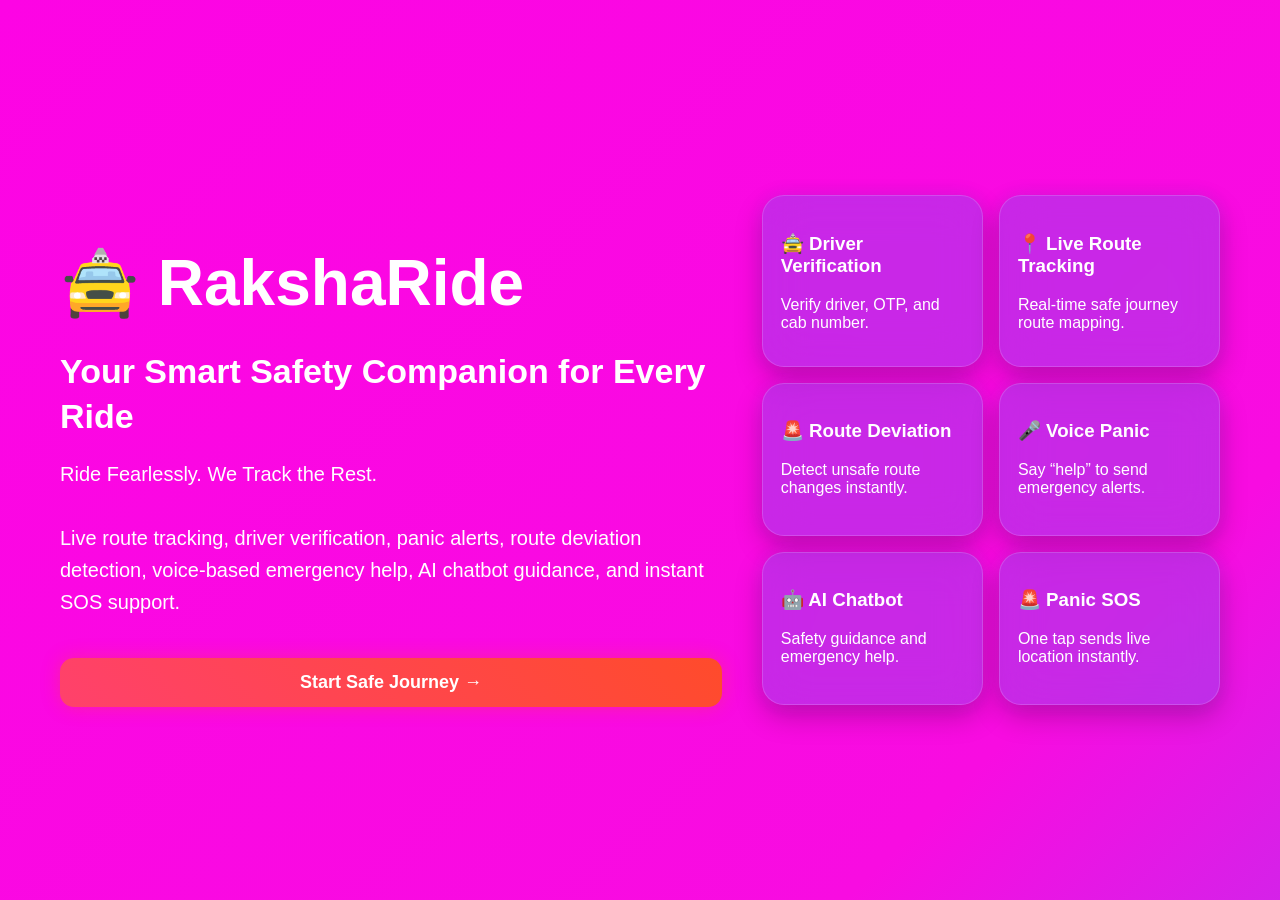
<file: index.html>
<!DOCTYPE html>
<html lang="en">
<head>
    <meta charset="UTF-8">
    <meta name="viewport" content="width=device-width, initial-scale=1.0">
    <title>RakshaRide - Smart Women Safety</title>
    <link rel="stylesheet" href="style.css">
</head>
<body class="homePage">

   

    <!-- Overlay -->
    <div class="videoOverlay"></div>

    <!-- Hero -->
    <section class="heroLayout">

        <!-- LEFT -->
        <div class="heroLeft">
            <h1>🚖 RakshaRide</h1>
            <h2>Your Smart Safety Companion for Every Ride</h2>

            <p class="heroText">
                Ride Fearlessly. We Track the Rest.<br><br>
                Live route tracking, driver verification, panic alerts,
                route deviation detection, voice-based emergency help,
                AI chatbot guidance, and instant SOS support.
            </p>

            <button onclick="window.location.href='booking.html'" class="startBtn">
                Start Safe Journey →
            </button>
        </div>

        <!-- RIGHT -->
        <div class="heroRight">
            <div class="featureCard">
                <h3>🚖 Driver Verification</h3>
                <p>Verify driver, OTP, and cab number.</p>
            </div>

            <div class="featureCard">
                <h3>📍 Live Route Tracking</h3>
                <p>Real-time safe journey route mapping.</p>
            </div>

            <div class="featureCard">
                <h3>🚨 Route Deviation</h3>
                <p>Detect unsafe route changes instantly.</p>
            </div>

            <div class="featureCard">
                <h3>🎤 Voice Panic</h3>
                <p>Say “help” to send emergency alerts.</p>
            </div>

            <div class="featureCard">
                <h3>🤖 AI Chatbot</h3>
                <p>Safety guidance and emergency help.</p>
            </div>

            <div class="featureCard sosCard">
                <h3>🚨 Panic SOS</h3>
                <p>One tap sends live location instantly.</p>
            </div>
        </div>

    </section>
</body>
</html>
</file>
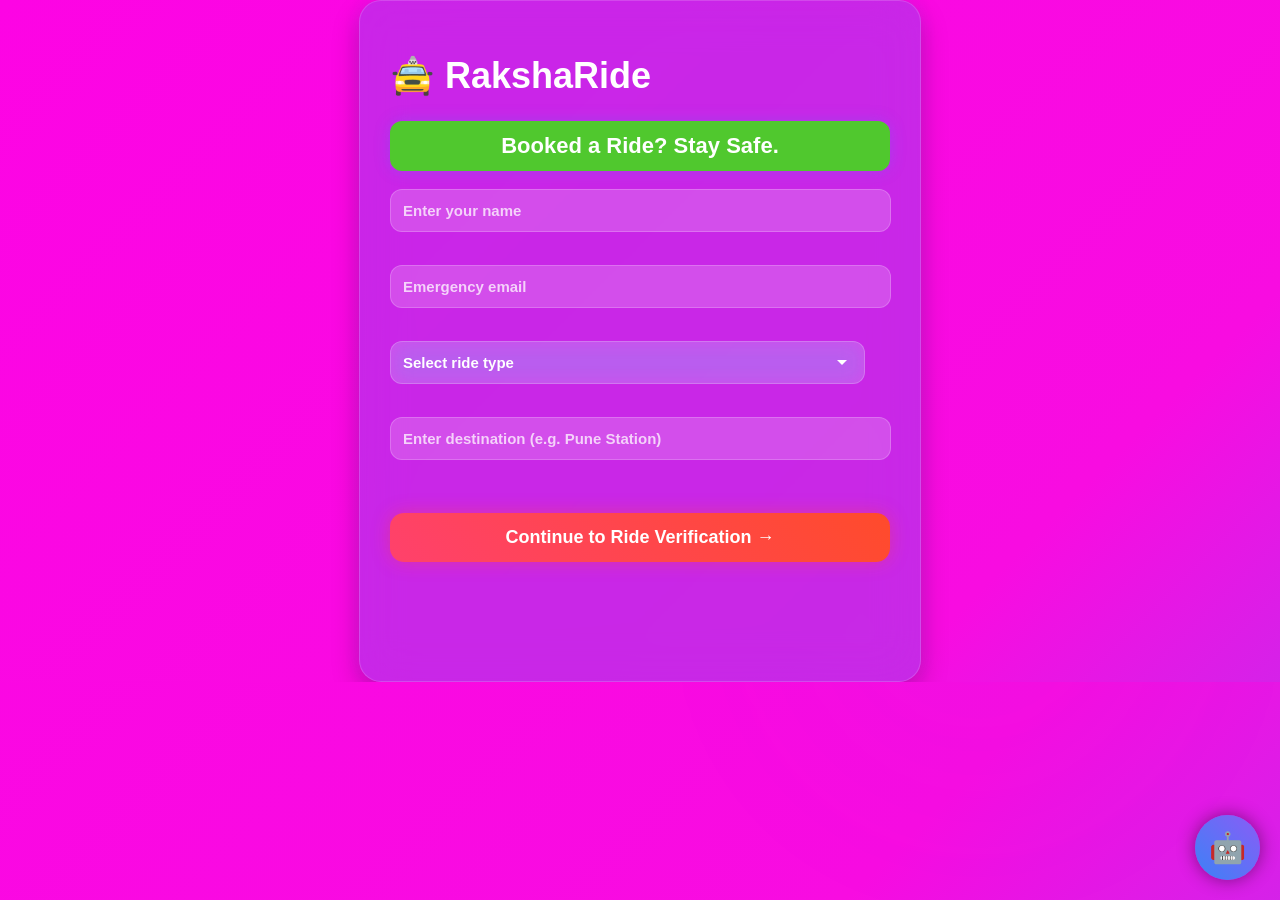
<file: booking.html>
<!DOCTYPE html>
<html lang="en">
<head>
    <meta charset="UTF-8" />
    <meta name="viewport" content="width=device-width, initial-scale=1.0" />
    <title>RakshaRide - Smart Women Safety Ride System</title>
    <link rel="stylesheet" href="style.css" />
</head>
<body>

  

    <!-- 🌑 Overlay -->
    <div class="overlay"></div>
     
    <!-- 🚖 Main Booking Card -->
    <div class="card">
        <h1 class="brandTitle">🚖 RakshaRide</h1>
        <h2 class="mainHeading">Booked a Ride? Stay Safe.</h2>
       

        <input type="text" id="userName" placeholder="Enter your name" /><br><br>
        <input type="email" id="emergencyemail" placeholder="Emergency email" /><br><br>

         <select id="travelMode">
            <option value="">Select ride type</option>
            <option value="cab">Cab</option>
            <option value="auto">Auto</option>
            <option value="bike">Bike Taxi</option>
        </select><br><br>

        <input type="text" id="destination" placeholder="Enter destination (e.g. Pune Station)" /><br><br>  

        <button onclick="startJourney()">Continue to Ride Verification →</button>
    </div>

    <!-- 💬 Floating Chatbot -->
    <div id="chatbotIcon" onclick="toggleChat()">🤖</div>

    <div id="chatbox">
        <div id="chatHeader">🤖 Safety Assistant</div>
        <div id="chatMessages"></div>
        <div id="chatInputArea">
            <input
                type="text"
                id="userMessage"
                placeholder="Ask for safety help..."
            />
            <button onclick="sendMessage()">Send</button>
        </div>
    </div>

    <script src="script.js"></script>
</body>
</html>
</file>
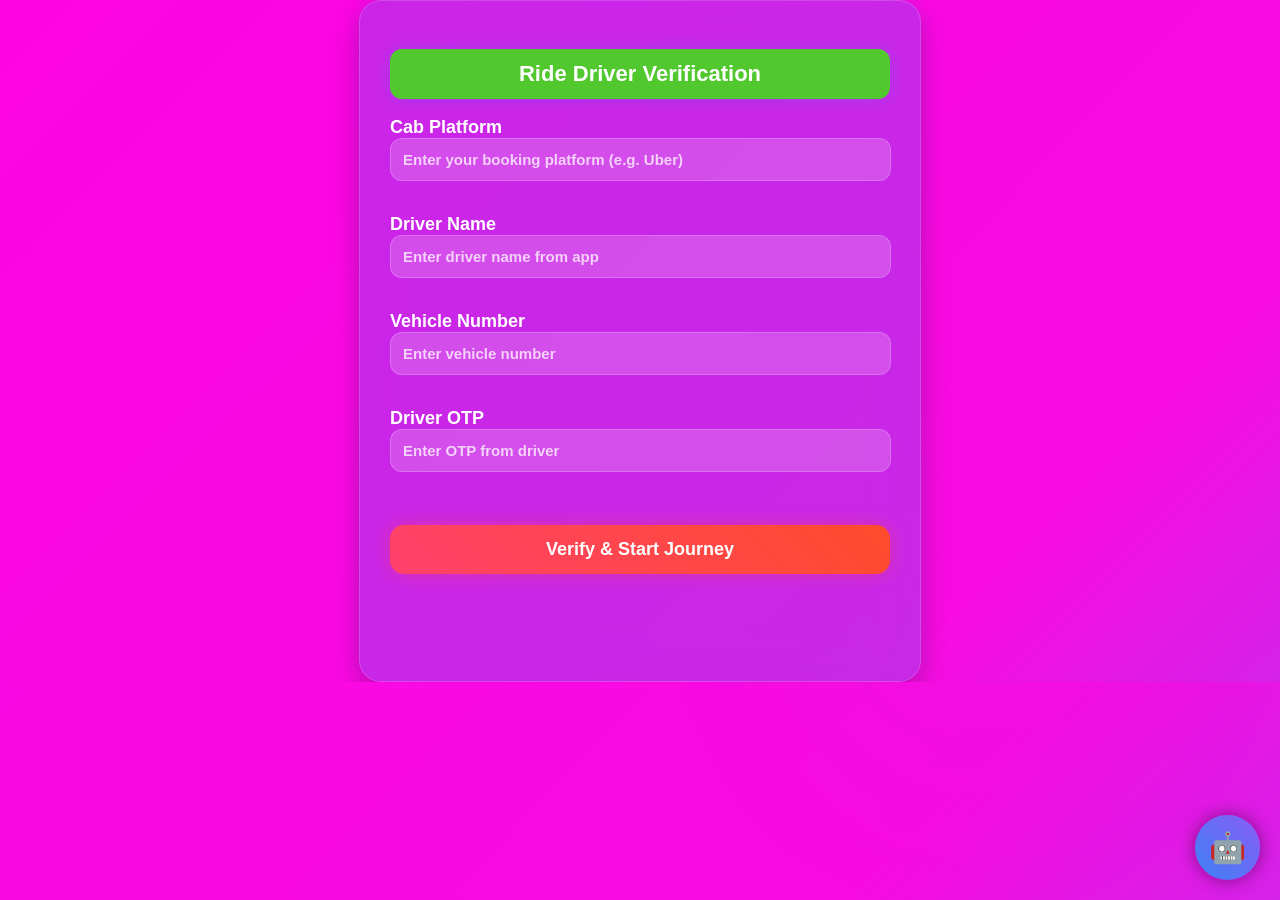
<file: verify.html>
<!DOCTYPE html>
<html lang="en">
<head>
    <meta charset="UTF-8">
    <meta name="viewport" content="width=device-width, initial-scale=1.0">
    <title>Verify Ride</title>
    <link rel="stylesheet" href="style.css">
</head>
<body>
  
    <div class="card centerCard">
        <h2 class="sectionHeading">Ride Driver Verification</h2>

        <label>Cab Platform</label>
        <input type="text" id="bookingPlatform" placeholder="Enter your booking platform (e.g. Uber)">
        <br><br>

        <label>Driver Name</label>
        <input type="text" id="driverName" placeholder="Enter driver name from app">
        <br><br>

        <label>Vehicle Number</label>
        <input type="text" id="vehicleNumber" placeholder="Enter vehicle number">
        <br><br>

        <label>Driver OTP</label>
        <input type="text" id="otp" placeholder="Enter OTP from driver">
        <br><br>

        <button onclick="verifyRide()">Verify & Start Journey</button>
    </div>
      <!-- 💬 Floating Chatbot -->
    <div id="chatbotIcon" onclick="toggleChat()">🤖</div>

    <div id="chatbox">
        <div id="chatHeader">🤖 Safety Assistant</div>
        <div id="chatMessages"></div>
        <div id="chatInputArea">
            <input
                type="text"
                id="userMessage"
                placeholder="Ask for safety help..."
            />
            <button onclick="sendMessage()">Send</button>
        </div>
    </div>
    <script src="script.js"></script>
</body>
</html>
</file>
<file: style.css>
/* ================= WOMEN SAFETY PREMIUM GRADIENT ================= */
html, body {
    margin: 0;
    padding: 0;
    min-height: 100%;
    font-family: 'Segoe UI', sans-serif;
    overflow-x: hidden;
    overflow-y: auto;
    position: relative;
    color: white;

    background: linear-gradient(
        -45deg,
        #0beb47,
        #0bfcb3eb,
        #0cbeeb,
        #6c63ff,
        #f80ce1,
        #fd04e4
    );
    background-size: 400% 400%;
    animation: womenSafetyFlow 14s ease infinite;
}

@keyframes womenSafetyFlow {
    0% { background-position: 0% 50%; }
    25% { background-position: 50% 100%; }
    50% { background-position: 100% 50%; }
    75% { background-position: 50% 0%; }
    100% { background-position: 0% 50%; }
}

/* warm caring glow blobs */
body::before,
body::after {
    content: "";
    position: fixed;
    border-radius: 50%;
    filter: blur(100px);
    z-index: -1;
    opacity: 0.24;
    pointer-events: none;
}

body::before {
    width: 450px;
    height: 450px;
    background: rgba(255, 111, 145, 0.28);
    top: 10%;
    left: 8%;
    animation: safetyBlob1 12s ease-in-out infinite alternate;
}

body::after {
    width: 400px;
    height: 400px;
    background: rgba(108, 99, 255, 0.18);
    bottom: 10%;
    right: 8%;
    animation: safetyBlob2 14s ease-in-out infinite alternate;
}

@keyframes safetyBlob1 {
    from { transform: translate(0, 0); }
    to { transform: translate(60px, 40px); }
}

@keyframes safetyBlob2 {
    from { transform: translate(0, 0); }
    to { transform: translate(-50px, -35px); }
}

/* ================= PAGE BODY FIX ================= */
body {
    display: flex;
    justify-content: center;
    align-items: center;
}

body.journeyPage {
    display: block;
    min-height: 100vh;
    padding: 20px 0;
}

/* ================= MAIN LAYOUT ================= */
.heroLayout {
    display: grid;
    grid-template-columns: 1.3fr 0.9fr;
    gap: 40px;
    min-height: 100vh;
    padding: 50px 60px;
    align-items: center;
    box-sizing: border-box;
}

.heroLeft h1 {
    font-size: 64px;
    margin-bottom: 15px;
}

.heroLeft h2 {
    font-size: 34px;
    line-height: 1.3;
    margin-bottom: 20px;
}

.heroText {
    font-size: 20px;
    line-height: 1.6;
    max-width: 650px;
}

/* ================= BUTTON ================= */
.startBtn,
button {
    margin-top: 20px;
    width: 100%;
    padding: 14px 22px;
    border: none;
    border-radius: 14px;
    background: linear-gradient(45deg, #ff416c, #ff4b2b);
    color: white;
    font-size: 18px;
    font-weight: bold;
    cursor: pointer;
    transition: 0.3s ease;
    box-shadow: 0 0 18px rgba(255, 75, 43, 0.35);
}

.startBtn:hover,
button:hover {
    transform: translateY(-2px) scale(1.02);
    box-shadow: 0 0 24px rgba(255, 75, 43, 0.55);
}

/* ================= RIGHT CARDS ================= */
.heroRight {
    display: grid;
    grid-template-columns: repeat(2, 1fr);
    gap: 16px;
}

/* ================= PREMIUM FROSTED GLASS ================= */
.featureCard,
.card,
.mapcard {
    background: rgba(99, 102, 241, 0.32);
    backdrop-filter: blur(22px);
    -webkit-backdrop-filter: blur(22px);
    border-radius: 22px;
    border: 1px solid rgba(255,255,255,0.16);
    box-shadow:
        0 12px 28px rgba(0, 0, 0, 0.22),
        0 0 18px rgba(99,102,241,0.14);
    transition: 0.3s ease;
}

.featureCard {
    padding: 18px;
    min-height: 115px;
}

.featureCard:hover,
.card:hover,
.mapcard:hover {
    transform: translateY(-3px);
    box-shadow: 0 14px 34px rgba(59,130,246,0.28);
}

/* ================= HEADINGS ================= */
.mainHeading,
.sectionHeading {
    background: rgba(57, 232, 13, 0.845);
    color: white;
    font-weight: bold;
    padding: 12px;
    border-radius: 12px;
    margin-bottom: 18px;
    text-align: center;
    font-size: 22px;
    box-shadow: 0 0 16px rgba(59,130,246,0.25);
}

/* ================= FORM CARD ================= */
.card {
    width: 500px;
    min-height: 620px;
    padding: 30px;
    color: white;
    font-size: 18px;
    font-weight: bold;
}

/* ================= MAP CARD ================= */
.mapcard {
    width: 620px;
    padding: 20px;
    margin: 20px auto;
    color: white;
    font-size: 16px;
    font-weight: 600;
}

/* ================= INPUTS ================= */
input,
select {
    width: 95%;
    padding: 12px;
    border-radius: 12px;
    border: 1px solid rgba(255,255,255,0.2);
    font-size: 15px;
    font-weight: 700;
    margin-bottom: 12px;
    background: rgba(255,255,255,0.18);
    color: white !important;
    caret-color: white;
    outline: none;
}

input::placeholder {
    color: rgba(255,255,255,0.75);
}

/* select glass white arrow */
select {
    appearance: none;
    -webkit-appearance: none;
    -moz-appearance: none;
    backdrop-filter: blur(12px);
    background-image: url("data:image/svg+xml;utf8,<svg fill='white' xmlns='http://www.w3.org/2000/svg' width='20' height='20'><path d='M5 7l5 5 5-5'/></svg>");
    background-repeat: no-repeat;
    background-position: right 12px center;
    padding-right: 40px;
}

select option {
    background: #1e3a8a;
    color: white;
}

/* ================= PANIC BUTTON ================= */
.panicBtn {
    background: linear-gradient(45deg, #ff0000, #ff4d4d);
}

/* ================= ROUTE STATUS ================= */
#routeStatus {
    background: rgba(255, 255, 255, 0.18);
    padding: 10px;
    border-radius: 12px;
    text-align: center;
    margin-bottom: 12px;
    font-size: 16px;
}

/* ================= MAP ================= */
.mapBox {
    height: 340px;
    width: 100%;
    border-radius: 18px;
    overflow: hidden;
    margin: 14px 0;
    border: 2px solid rgba(255,255,255,0.18);
    box-shadow: inset 0 0 16px rgba(0,0,0,0.2);
    background: #eee;
}

/* ================= CHATBOT ICON ================= */
#chatbotIcon,
.chatbotIcon {
    position: fixed;
    right: 20px;
    bottom: 20px;
    width: 65px;
    height: 65px;
    background: linear-gradient(45deg, #3b82f6, #8b5cf6);
    border-radius: 50%;
    display: flex;
    align-items: center;
    justify-content: center;
    font-size: 30px;
    cursor: pointer;
    box-shadow: 0 0 18px rgba(0,0,0,0.45);
    z-index: 999;
    transition: 0.3s;
}

#chatbotIcon:hover {
    transform: scale(1.1);
}

/* ================= CHATBOX ================= */
#chatbox {
    position: fixed;
    right: 20px;
    bottom: 95px;
    width: 320px;
    height: 420px;
    background: rgba(255,255,255,0.95);
    border-radius: 18px;
    display: none;
    box-shadow: 0 12px 28px rgba(0,0,0,0.3);
    z-index: 999;
    overflow: hidden;
}

#chatHeader {
    background: #3b82f6;
    color: white;
    padding: 12px;
    font-weight: bold;
}

#chatMessages {
    height: 300px;
    overflow-y: auto;
    padding: 10px;
}

.botMsg {
    background: #eee;
    padding: 8px;
    border-radius: 10px;
    margin: 5px 0;
    color: black;
}

.userMsg {
    background: #3b82f6;
    color: white;
    padding: 8px;
    border-radius: 10px;
    margin: 5px 0;
    text-align: right;
}

#chatInputArea {
    display: flex;
    padding: 10px;
    gap: 8px;
}

#chatInputArea input {
    flex: 1;
    padding: 10px;
    border-radius: 10px;
    border: 1px solid #ddd;
    background: white !important;
    color: black !important;
}

#chatInputArea button {
    width: auto;
    padding: 8px 14px;
}

/* ================= MOBILE ================= */
@media (max-width: 1100px) {
    .heroLayout {
        grid-template-columns: 1fr;
        text-align: center;
        padding: 40px 30px;
    }

    .heroText {
        margin: auto;
    }

    .heroRight {
        grid-template-columns: 1fr;
    }

    .card,
    .mapcard {
        width: 90%;
    }
}
</file>
